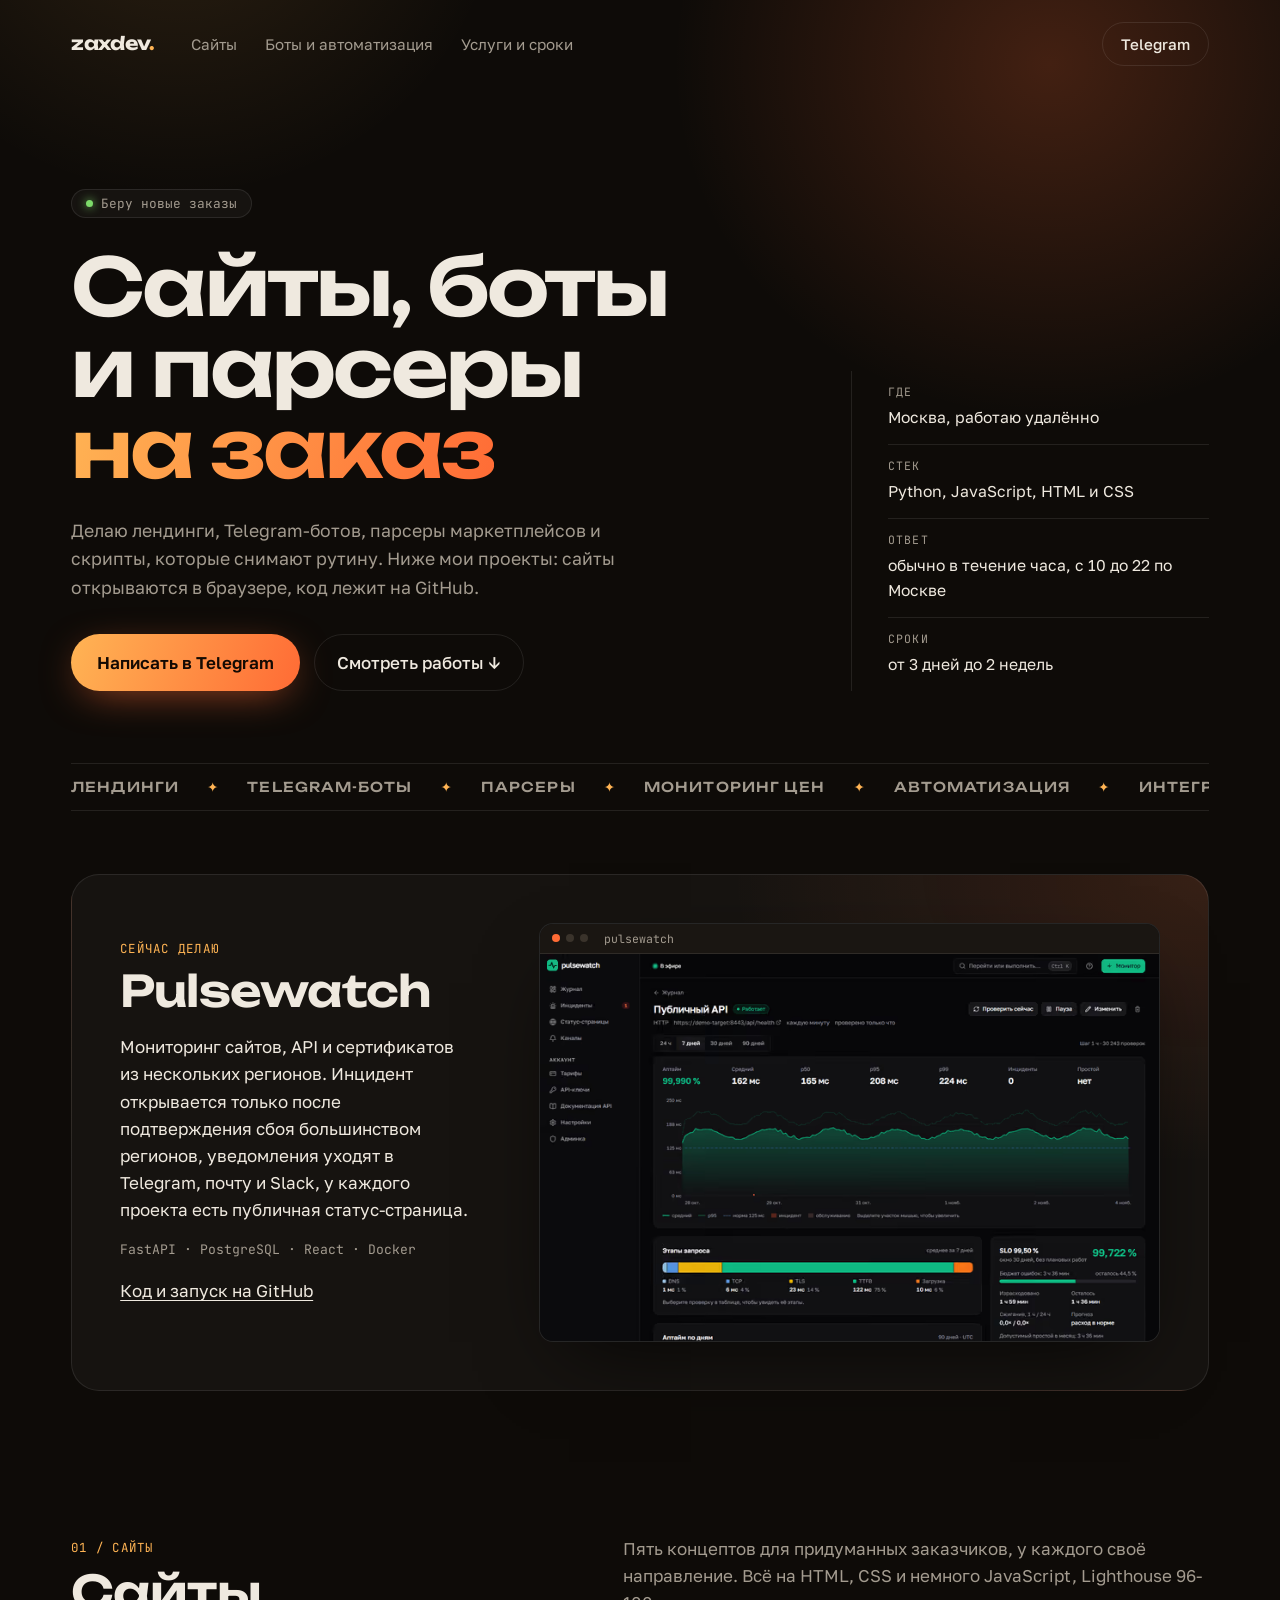
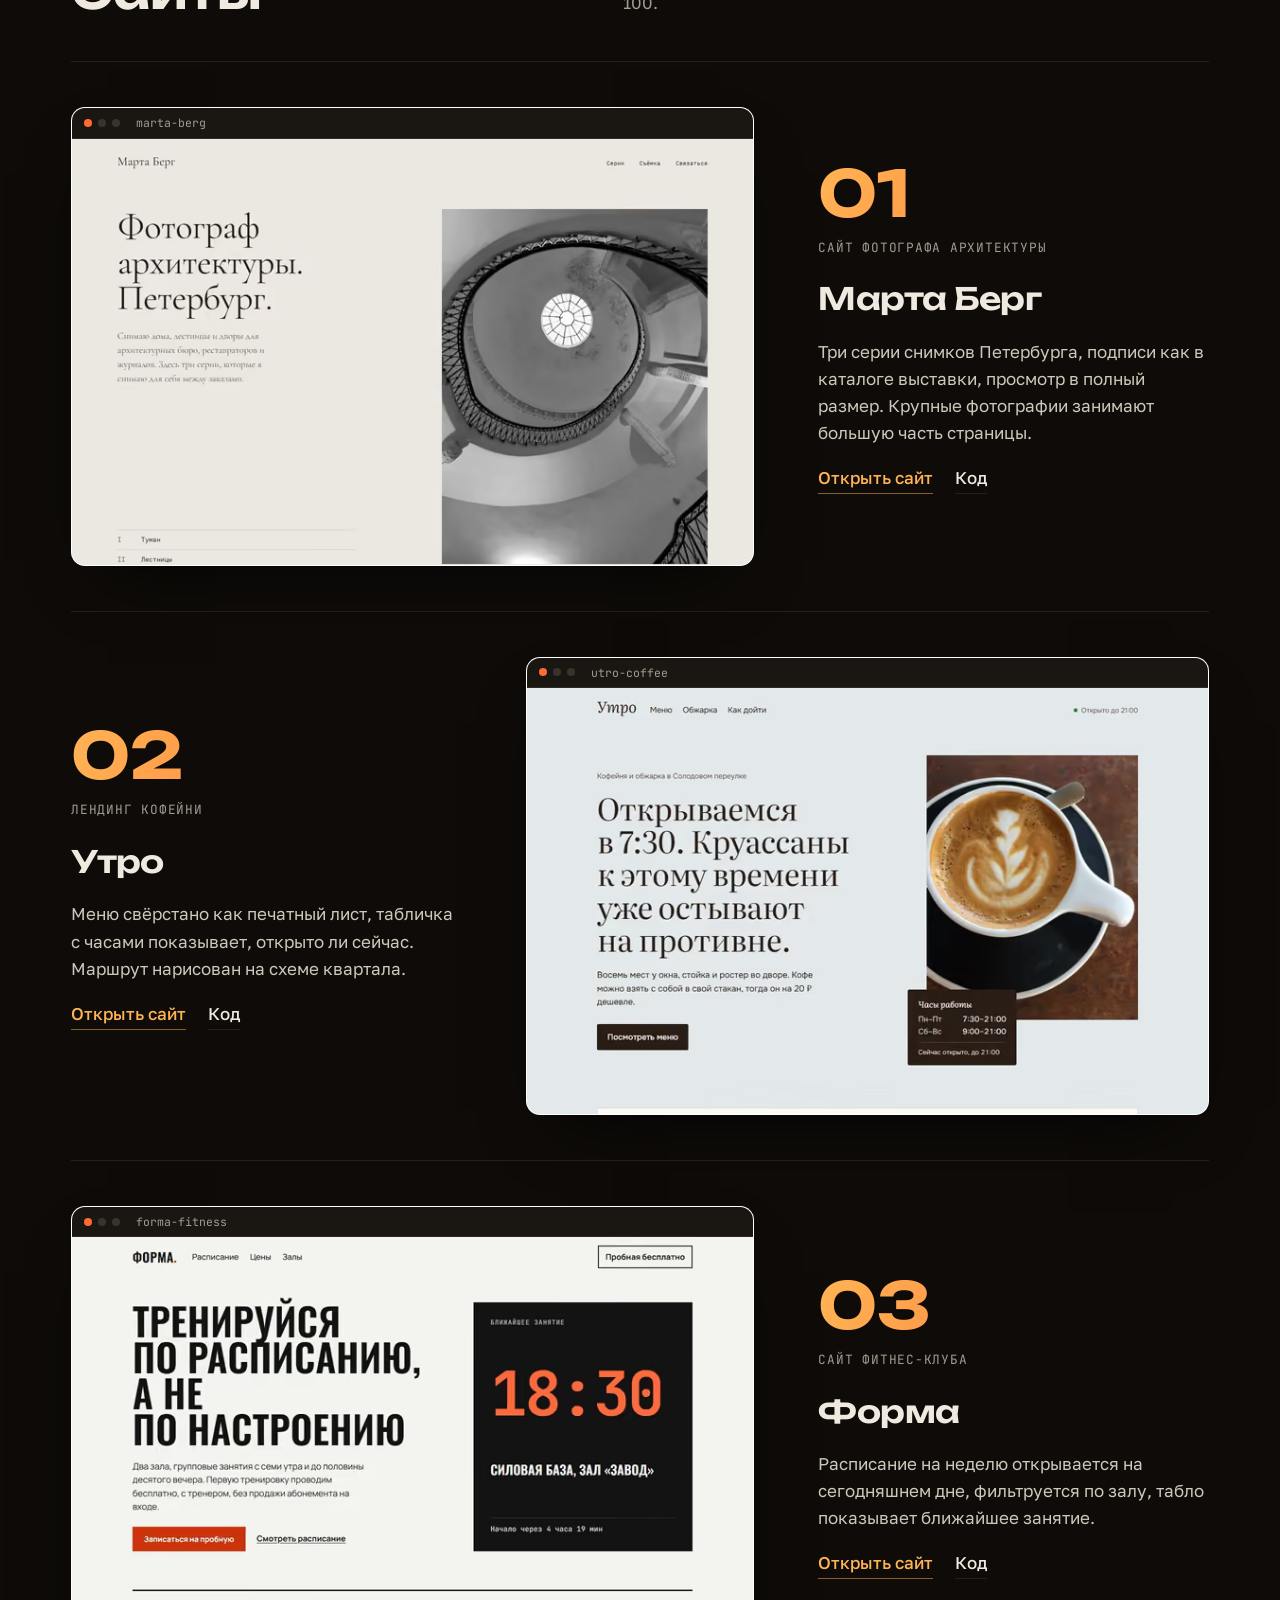
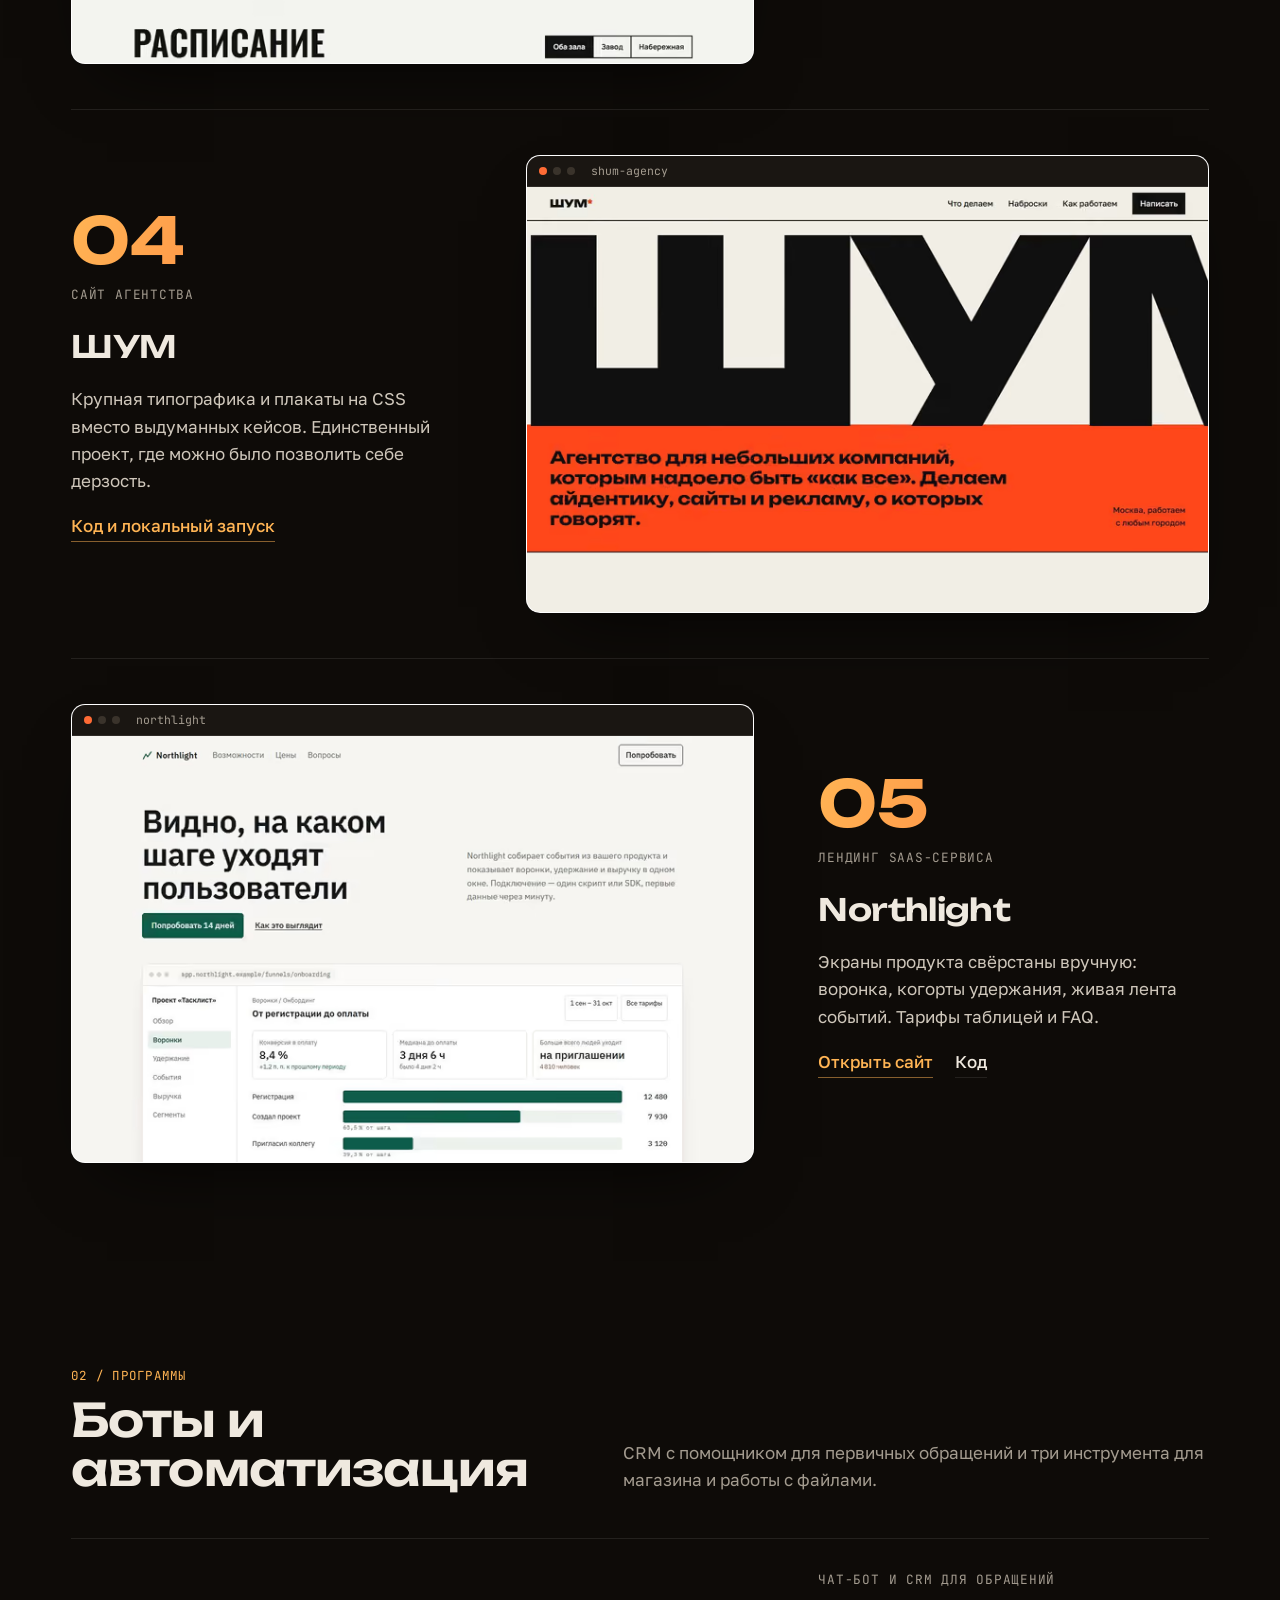
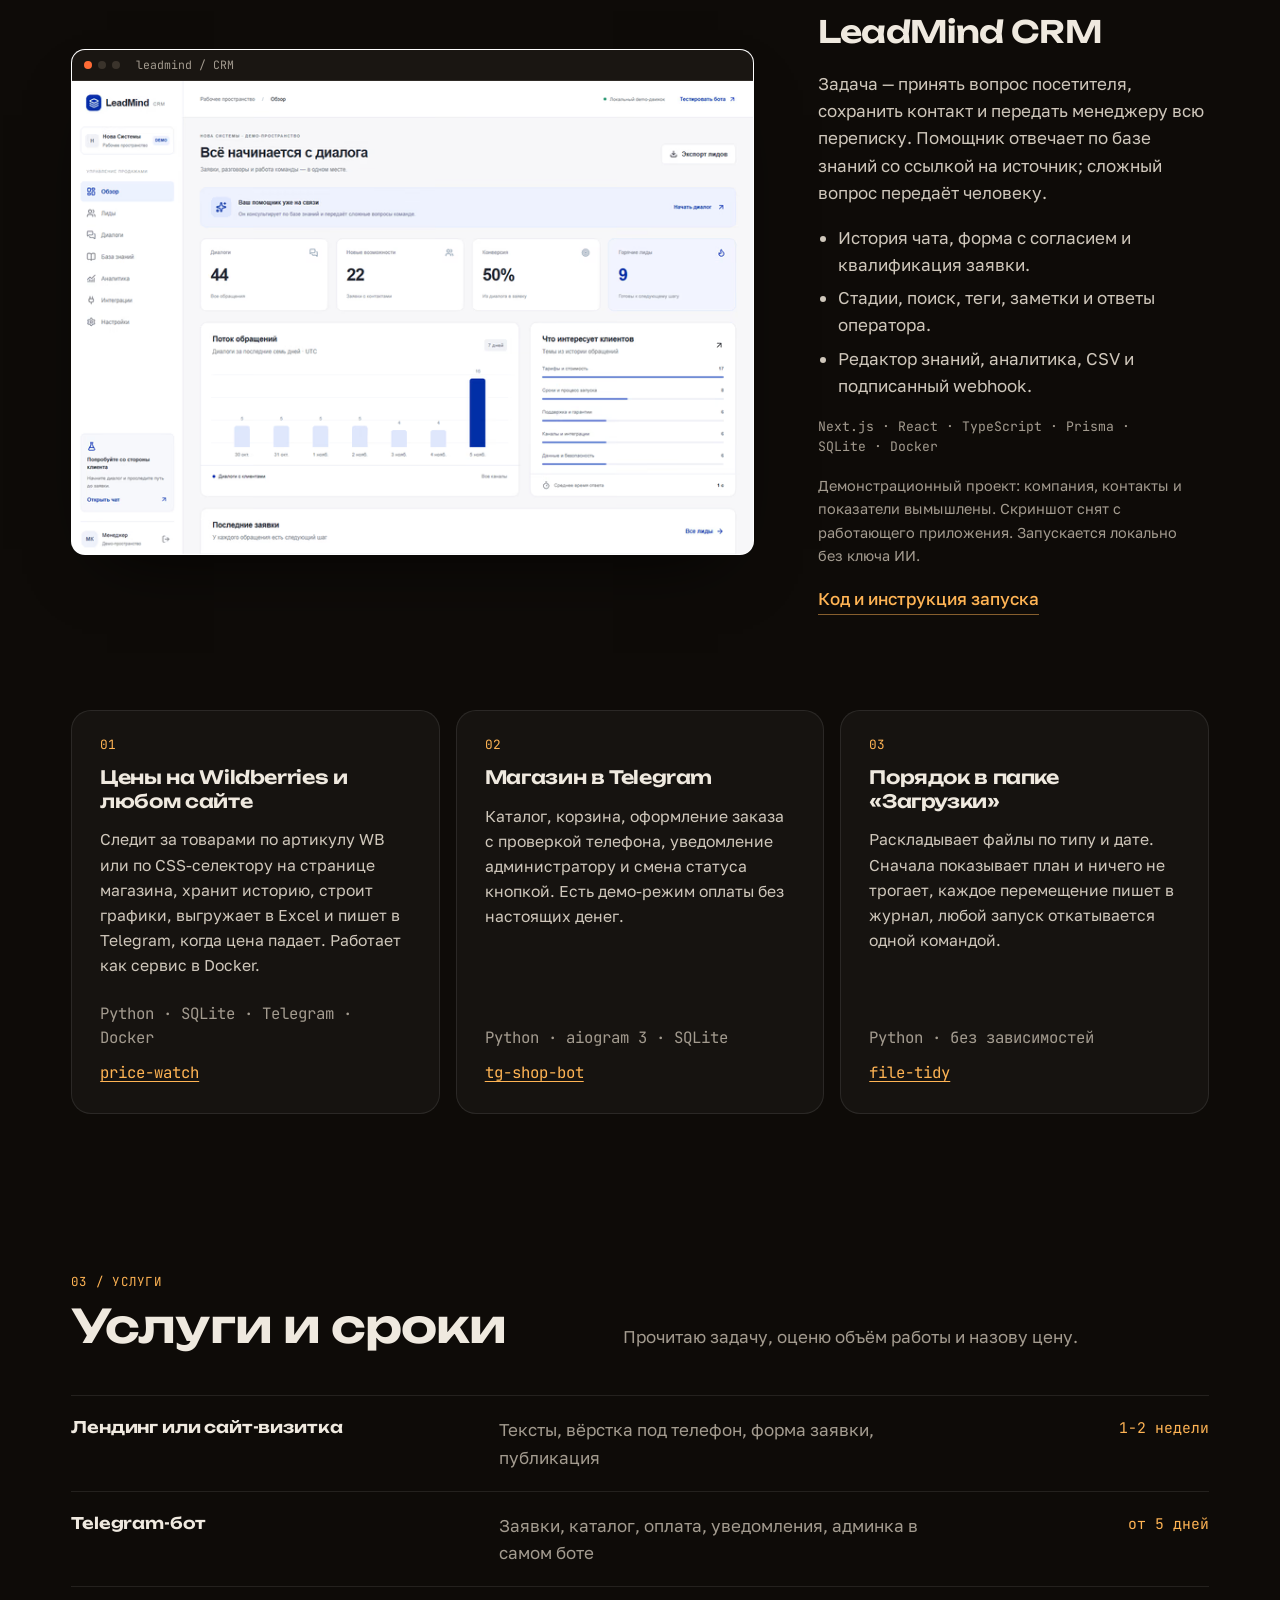
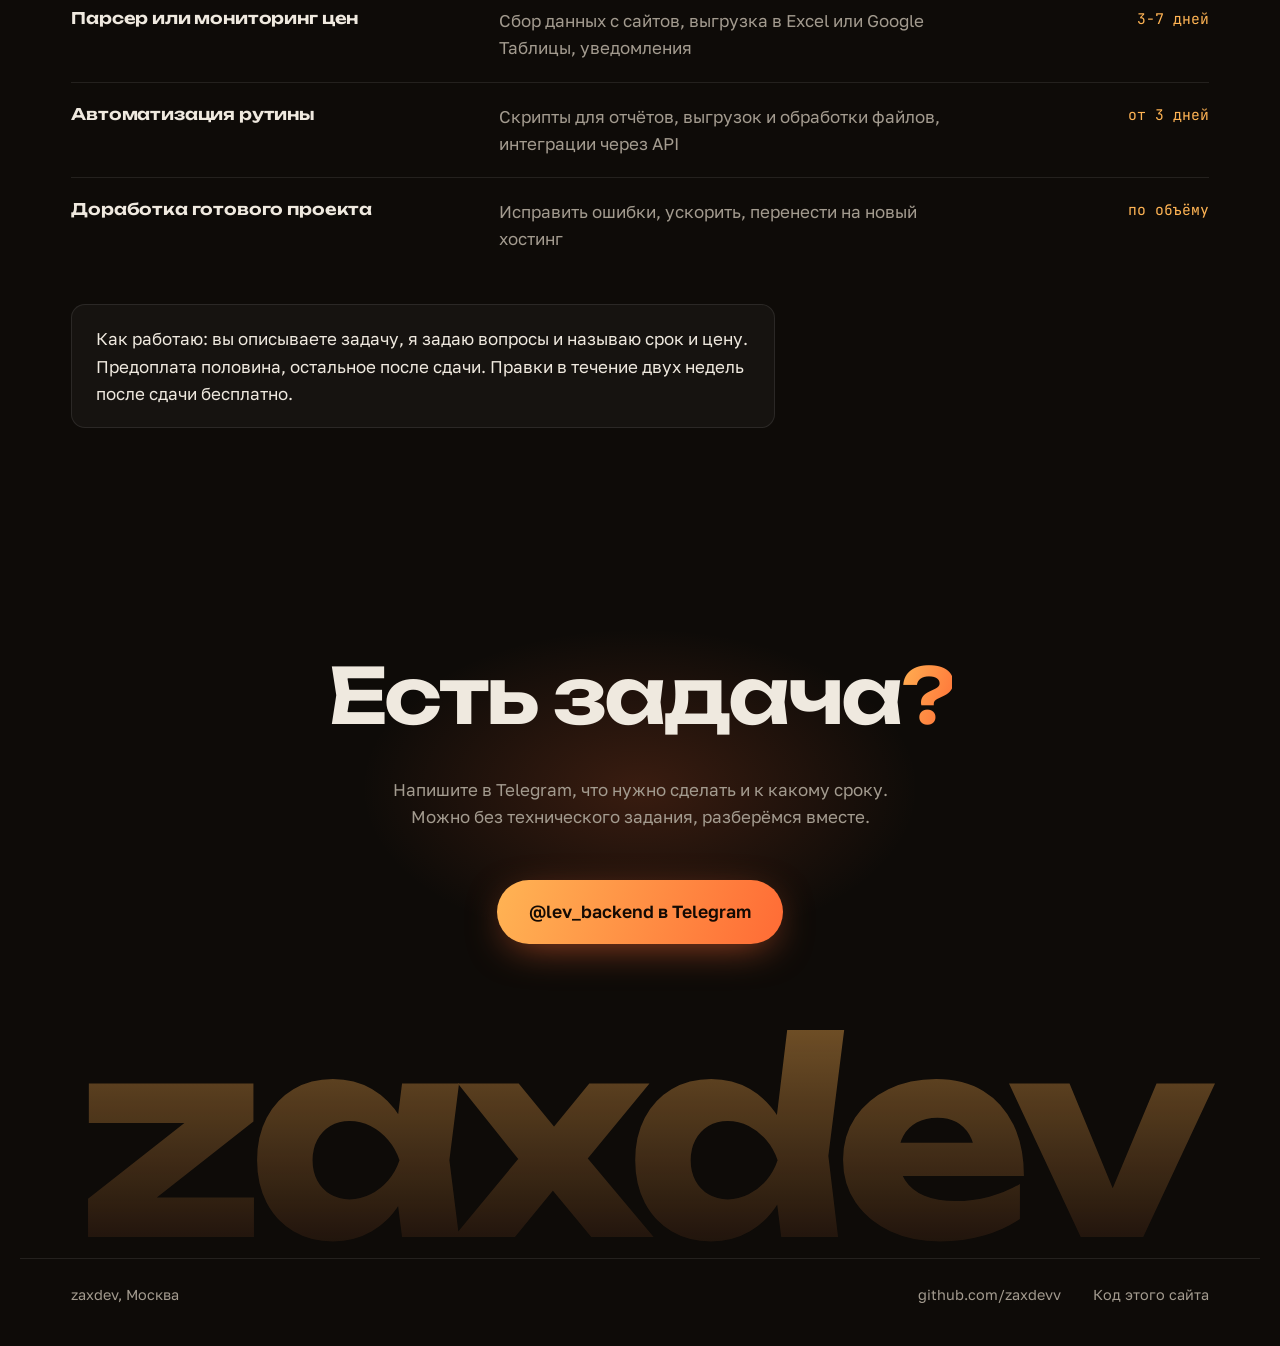
<file: index.html>
<!DOCTYPE html>
<html lang="ru">
<head>
  <meta charset="utf-8">
  <meta name="viewport" content="width=device-width, initial-scale=1">
  <title>zaxdev. Сайты, Telegram-боты и парсеры</title>
  <meta name="description" content="Делаю сайты, Telegram-ботов, парсеры цен и автоматизацию рутины. Работы с живыми демо и кодом на GitHub.">
  <link rel="canonical" href="https://zaxdevv.github.io/zaxdev-portfolio/">
  <meta property="og:type" content="website">
  <meta property="og:locale" content="ru_RU">
  <meta property="og:title" content="zaxdev. Сайты, боты и автоматизация">
  <meta property="og:description" content="Работы с живыми демо и кодом на GitHub.">
  <meta property="og:url" content="https://zaxdevv.github.io/zaxdev-portfolio/">
  <meta property="og:image" content="https://zaxdevv.github.io/zaxdev-portfolio/og.jpg">
  <meta property="og:image:width" content="1200">
  <meta property="og:image:height" content="630">
  <meta name="twitter:card" content="summary_large_image">
  <meta name="theme-color" content="#0e0b08">
  <link rel="icon" href="favicon.svg" type="image/svg+xml">
  <link rel="preload" href="fonts/unbounded-cyrillic.woff2" as="font" type="font/woff2" crossorigin>
  <link rel="preload" href="fonts/golos-text-normal-400-cyrillic.woff2" as="font" type="font/woff2" crossorigin>
  <link rel="stylesheet" href="css/fonts.css">
  <link rel="stylesheet" href="css/style.css">
</head>
<body>
  <a class="skip" href="#main">К содержанию</a>
  <header class="top">
    <a class="logo" href="./">zaxdev<span>.</span></a>
    <nav class="nav" aria-label="Разделы">
      <a href="#raboty">Сайты</a>
      <a href="#avtomatizaciya">Боты и автоматизация</a>
      <a href="#uslugi">Услуги и сроки</a>
    </nav>
    <a class="top__tg" href="https://t.me/lev_backend">Telegram</a>
  </header>

  <main id="main">
    <section class="hero" aria-labelledby="hero-title">
      <div>
        <p class="chip">Беру новые заказы</p>
        <h1 id="hero-title">Сайты, боты и&nbsp;парсеры <span class="grad">на&nbsp;заказ</span></h1>
        <p class="hero__lead">Делаю лендинги, Telegram-ботов, парсеры маркетплейсов и скрипты, которые снимают рутину. Ниже мои проекты: сайты открываются в браузере, код лежит на GitHub.</p>
        <p class="hero__actions">
          <a class="button" href="https://t.me/lev_backend">Написать в Telegram</a>
          <a class="ghost" href="#raboty">Смотреть работы ↓</a>
        </p>
      </div>
      <dl class="facts">
        <div><dt>Где</dt><dd>Москва, работаю удалённо</dd></div>
        <div><dt>Стек</dt><dd>Python, JavaScript, HTML и CSS</dd></div>
        <div><dt>Ответ</dt><dd>обычно в течение часа, с 10 до 22 по Москве</dd></div>
        <div><dt>Сроки</dt><dd>от 3 дней до 2 недель</dd></div>
      </dl>
    </section>

    <div class="marquee" aria-hidden="true">
      <div class="marquee__track">
        <span>Лендинги</span><span>Telegram-боты</span><span>Парсеры</span><span>Мониторинг цен</span><span>Автоматизация</span><span>Интеграции через API</span>
        <span>Лендинги</span><span>Telegram-боты</span><span>Парсеры</span><span>Мониторинг цен</span><span>Автоматизация</span><span>Интеграции через API</span>
      </div>
    </div>

    <section class="now" aria-labelledby="now-title">
      <div class="now__text">
        <p class="label">Сейчас делаю</p>
        <h2 id="now-title">Pulsewatch</h2>
        <p>Мониторинг сайтов, API и сертификатов из нескольких регионов. Инцидент открывается только после подтверждения сбоя большинством регионов, уведомления уходят в Telegram, почту и Slack, у каждого проекта есть публичная статус-страница.</p>
        <p class="now__stack">FastAPI · PostgreSQL · React · Docker</p>
        <p><a class="link" href="https://github.com/zaxdevv/pulsewatch">Код и запуск на GitHub</a></p>
      </div>
      <figure class="now__shot">
        <span class="work__bar" aria-hidden="true"><i></i><i></i><i></i><span>pulsewatch</span></span>
        <picture><source type="image/avif" srcset="img/pulsewatch-720.avif 720w, img/pulsewatch-1200.avif 1200w" sizes="(min-width: 1000px) 560px, 100vw"><img src="img/pulsewatch-720.webp" srcset="img/pulsewatch-720.webp 720w, img/pulsewatch-1200.webp 1200w" sizes="(min-width: 1000px) 560px, 100vw" width="1200" height="750" alt="Экран монитора в pulsewatch: аптайм 99,99 %, график отклика за неделю, этапы запроса и регионы" fetchpriority="high" decoding="async"></picture>
      </figure>
    </section>

    <section class="works" id="raboty" aria-labelledby="works-title">
      <div class="section-head">
        <div><p class="label">01 / сайты</p><h2 id="works-title">Сайты</h2></div>
        <p>Пять концептов для придуманных заказчиков, у каждого своё направление. Всё на HTML, CSS и немного JavaScript, Lighthouse 96-100.</p>
      </div>
      <article class="work">
        <a class="work__shot" href="https://zaxdevv.github.io/marta-berg/" tabindex="-1" aria-hidden="true">
          <span class="work__bar"><i></i><i></i><i></i><span>marta-berg</span></span>
          <picture><source type="image/avif" srcset="img/marta-berg-720.avif 720w, img/marta-berg-1200.avif 1200w" sizes="(min-width: 1000px) 560px, 100vw"><img src="img/marta-berg-720.webp" srcset="img/marta-berg-720.webp 720w, img/marta-berg-1200.webp 1200w" sizes="(min-width: 1000px) 560px, 100vw" width="1200" height="750" alt="Первый экран сайта фотографа: заголовок «Фотограф архитектуры. Петербург.» и вертикальный ч/б кадр лестницы" loading="lazy" decoding="async"></picture>
        </a>
        <div class="work__text">
          <p class="work__kind">Сайт фотографа архитектуры</p>
          <h3>Марта Берг</h3>
          <p>Три серии снимков Петербурга, подписи как в каталоге выставки, просмотр в полный размер. Крупные фотографии занимают большую часть страницы.</p>
          <p class="work__links"><a href="https://zaxdevv.github.io/marta-berg/">Открыть сайт</a><a href="https://github.com/zaxdevv/marta-berg">Код</a></p>
        </div>
      </article>
      <article class="work">
        <a class="work__shot" href="https://zaxdevv.github.io/utro-coffee/" tabindex="-1" aria-hidden="true">
          <span class="work__bar"><i></i><i></i><i></i><span>utro-coffee</span></span>
          <picture><source type="image/avif" srcset="img/utro-coffee-720.avif 720w, img/utro-coffee-1200.avif 1200w" sizes="(min-width: 1000px) 560px, 100vw"><img src="img/utro-coffee-720.webp" srcset="img/utro-coffee-720.webp 720w, img/utro-coffee-1200.webp 1200w" sizes="(min-width: 1000px) 560px, 100vw" width="1200" height="750" alt="Первый экран сайта кофейни: заголовок про 7:30 и фото капучино сверху" loading="lazy" decoding="async"></picture>
        </a>
        <div class="work__text">
          <p class="work__kind">Лендинг кофейни</p>
          <h3>Утро</h3>
          <p>Меню свёрстано как печатный лист, табличка с часами показывает, открыто ли сейчас. Маршрут нарисован на схеме квартала.</p>
          <p class="work__links"><a href="https://zaxdevv.github.io/utro-coffee/">Открыть сайт</a><a href="https://github.com/zaxdevv/utro-coffee">Код</a></p>
        </div>
      </article>
      <article class="work">
        <a class="work__shot" href="https://zaxdevv.github.io/forma-fitness/" tabindex="-1" aria-hidden="true">
          <span class="work__bar"><i></i><i></i><i></i><span>forma-fitness</span></span>
          <picture><source type="image/avif" srcset="img/forma-fitness-720.avif 720w, img/forma-fitness-1200.avif 1200w" sizes="(min-width: 1000px) 560px, 100vw"><img src="img/forma-fitness-720.webp" srcset="img/forma-fitness-720.webp 720w, img/forma-fitness-1200.webp 1200w" sizes="(min-width: 1000px) 560px, 100vw" width="1200" height="750" alt="Первый экран сайта фитнес-клуба: заголовок и чёрное табло с ближайшим занятием" loading="lazy" decoding="async"></picture>
        </a>
        <div class="work__text">
          <p class="work__kind">Сайт фитнес-клуба</p>
          <h3>Форма</h3>
          <p>Расписание на неделю открывается на сегодняшнем дне, фильтруется по залу, табло показывает ближайшее занятие.</p>
          <p class="work__links"><a href="https://zaxdevv.github.io/forma-fitness/">Открыть сайт</a><a href="https://github.com/zaxdevv/forma-fitness">Код</a></p>
        </div>
      </article>
      <article class="work">
        <a class="work__shot" href="https://github.com/zaxdevv/shum-agency" tabindex="-1" aria-hidden="true">
          <span class="work__bar"><i></i><i></i><i></i><span>shum-agency</span></span>
          <picture><source type="image/avif" srcset="img/shum-agency-720.avif 720w, img/shum-agency-1200.avif 1200w" sizes="(min-width: 1000px) 560px, 100vw"><img src="img/shum-agency-720.webp" srcset="img/shum-agency-720.webp 720w, img/shum-agency-1200.webp 1200w" sizes="(min-width: 1000px) 560px, 100vw" width="1200" height="750" alt="Первый экран сайта агентства: огромное слово ШУМ и оранжевая плашка с описанием" loading="lazy" decoding="async"></picture>
        </a>
        <div class="work__text">
          <p class="work__kind">Сайт агентства</p>
          <h3>ШУМ</h3>
          <p>Крупная типографика и плакаты на CSS вместо выдуманных кейсов. Единственный проект, где можно было позволить себе дерзость.</p>
          <p class="work__links"><a href="https://github.com/zaxdevv/shum-agency">Код и локальный запуск</a></p>
        </div>
      </article>
      <article class="work">
        <a class="work__shot" href="https://zaxdevv.github.io/northlight/" tabindex="-1" aria-hidden="true">
          <span class="work__bar"><i></i><i></i><i></i><span>northlight</span></span>
          <picture><source type="image/avif" srcset="img/northlight-720.avif 720w, img/northlight-1200.avif 1200w" sizes="(min-width: 1000px) 560px, 100vw"><img src="img/northlight-720.webp" srcset="img/northlight-720.webp 720w, img/northlight-1200.webp 1200w" sizes="(min-width: 1000px) 560px, 100vw" width="1200" height="750" alt="Первый экран лендинга аналитики: заголовок и окно приложения с воронкой" loading="lazy" decoding="async"></picture>
        </a>
        <div class="work__text">
          <p class="work__kind">Лендинг SaaS-сервиса</p>
          <h3>Northlight</h3>
          <p>Экраны продукта свёрстаны вручную: воронка, когорты удержания, живая лента событий. Тарифы таблицей и FAQ.</p>
          <p class="work__links"><a href="https://zaxdevv.github.io/northlight/">Открыть сайт</a><a href="https://github.com/zaxdevv/northlight">Код</a></p>
        </div>
      </article>
    </section>

    <section class="auto" id="avtomatizaciya" aria-labelledby="auto-title">
      <div class="section-head">
        <div><p class="label">02 / программы</p><h2 id="auto-title">Боты и автоматизация</h2></div>
        <p>CRM с помощником для первичных обращений и три инструмента для магазина и работы с файлами.</p>
      </div>
      <article class="work leadmind-case" id="leadmind" aria-labelledby="leadmind-title">
        <figure class="work__shot">
          <span class="work__bar" aria-hidden="true"><i></i><i></i><i></i><span>leadmind / CRM</span></span>
          <picture><source type="image/avif" srcset="img/leadmind-720.avif 720w, img/leadmind-1200.avif 1200w" sizes="(min-width: 1000px) 650px, 100vw"><img src="img/leadmind-720.webp" srcset="img/leadmind-720.webp 720w, img/leadmind-1200.webp 1200w" sizes="(min-width: 1000px) 650px, 100vw" width="1200" height="833" alt="Настоящий экран LeadMind: диалоги, заявки, график обращений и темы вопросов на демонстрационных данных" loading="lazy" decoding="async"></picture>
        </figure>
        <div class="work__text">
          <p class="work__kind">Чат-бот и CRM для обращений</p>
          <h3 id="leadmind-title">LeadMind CRM</h3>
          <p>Задача — принять вопрос посетителя, сохранить контакт и передать менеджеру всю переписку. Помощник отвечает по базе знаний со ссылкой на источник; сложный вопрос передаёт человеку.</p>
          <ul class="leadmind-case__features">
            <li>История чата, форма с согласием и квалификация заявки.</li>
            <li>Стадии, поиск, теги, заметки и ответы оператора.</li>
            <li>Редактор знаний, аналитика, CSV и подписанный webhook.</li>
          </ul>
          <p class="now__stack">Next.js · React · TypeScript · Prisma · SQLite · Docker</p>
          <p class="leadmind-case__note">Демонстрационный проект: компания, контакты и показатели вымышлены. Скриншот снят с работающего приложения. Запускается локально без ключа ИИ.</p>
          <p class="work__links"><a href="https://github.com/zaxdevv/leadmind-crm">Код и инструкция запуска</a></p>
        </div>
      </article>
      <ol class="auto__list">
        <li>
          <h3>Цены на Wildberries и любом сайте</h3>
          <p>Следит за товарами по артикулу WB или по CSS-селектору на странице магазина, хранит историю, строит графики, выгружает в Excel и пишет в Telegram, когда цена падает. Работает как сервис в Docker.</p>
          <p class="auto__meta"><span>Python · SQLite · Telegram · Docker</span><a href="https://github.com/zaxdevv/price-watch">price-watch</a></p>
        </li>
        <li>
          <h3>Магазин в Telegram</h3>
          <p>Каталог, корзина, оформление заказа с проверкой телефона, уведомление администратору и смена статуса кнопкой. Есть демо-режим оплаты без настоящих денег.</p>
          <p class="auto__meta"><span>Python · aiogram 3 · SQLite</span><a href="https://github.com/zaxdevv/tg-shop-bot">tg-shop-bot</a></p>
        </li>
        <li>
          <h3>Порядок в папке «Загрузки»</h3>
          <p>Раскладывает файлы по типу и дате. Сначала показывает план и ничего не трогает, каждое перемещение пишет в журнал, любой запуск откатывается одной командой.</p>
          <p class="auto__meta"><span>Python · без зависимостей</span><a href="https://github.com/zaxdevv/file-tidy">file-tidy</a></p>
        </li>
      </ol>
    </section>

    <section class="services" id="uslugi" aria-labelledby="services-title">
      <div class="section-head">
        <div><p class="label">03 / услуги</p><h2 id="services-title">Услуги и сроки</h2></div>
        <p>Прочитаю задачу, оценю объём работы и назову цену.</p>
      </div>
      <dl class="services__list">
        <div><dt>Лендинг или сайт-визитка</dt><dd>Тексты, вёрстка под телефон, форма заявки, публикация</dd><dd class="services__time">1-2 недели</dd></div>
        <div><dt>Telegram-бот</dt><dd>Заявки, каталог, оплата, уведомления, админка в самом боте</dd><dd class="services__time">от 5 дней</dd></div>
        <div><dt>Парсер или мониторинг цен</dt><dd>Сбор данных с сайтов, выгрузка в Excel или Google Таблицы, уведомления</dd><dd class="services__time">3-7 дней</dd></div>
        <div><dt>Автоматизация рутины</dt><dd>Скрипты для отчётов, выгрузок и обработки файлов, интеграции через API</dd><dd class="services__time">от 3 дней</dd></div>
        <div><dt>Доработка готового проекта</dt><dd>Исправить ошибки, ускорить, перенести на новый хостинг</dd><dd class="services__time">по объёму</dd></div>
      </dl>
      <p class="services__how">Как работаю: вы описываете задачу, я задаю вопросы и называю срок и цену. Предоплата половина, остальное после сдачи. Правки в течение двух недель после сдачи бесплатно.</p>
    </section>

    <section class="contact" aria-labelledby="contact-title">
      <h2 id="contact-title">Есть задача<span class="grad">?</span></h2>
      <p>Напишите в Telegram, что нужно сделать и к какому сроку. Можно без технического задания, разберёмся вместе.</p>
      <p><a class="button" href="https://t.me/lev_backend">@lev_backend в Telegram</a></p>
    </section>
  </main>

  <p class="wordmark" aria-hidden="true">zaxdev</p>
  <footer class="foot">
    <p>zaxdev, Москва</p>
    <p><a href="https://github.com/zaxdevv">github.com/zaxdevv</a></p>
    <p><a href="https://github.com/zaxdevv/zaxdev-portfolio">Код этого сайта</a></p>
  </footer>
</body>
</html>
</file>
<file: css/fonts.css>
/* cyrillic */
@font-face {
  font-family: 'Golos Text';
  font-style: normal;
  font-weight: 400;
  font-display: swap;
  src: url(../fonts/golos-text-normal-400-cyrillic.woff2) format('woff2');
  unicode-range: U+0301, U+0400-045F, U+0490-0491, U+04B0-04B1, U+2116;
}
/* latin */
@font-face {
  font-family: 'Golos Text';
  font-style: normal;
  font-weight: 400;
  font-display: swap;
  src: url(../fonts/golos-text-normal-400-latin.woff2) format('woff2');
  unicode-range: U+0000-00FF, U+0131, U+0152-0153, U+02BB-02BC, U+02C6, U+02DA, U+02DC, U+0304, U+0308, U+0329, U+2000-206F, U+20AC, U+2122, U+2191, U+2193, U+2212, U+2215, U+FEFF, U+FFFD;
}
/* cyrillic */
@font-face {
  font-family: 'Golos Text';
  font-style: normal;
  font-weight: 500;
  font-display: swap;
  src: url(../fonts/golos-text-normal-400-cyrillic.woff2) format('woff2');
  unicode-range: U+0301, U+0400-045F, U+0490-0491, U+04B0-04B1, U+2116;
}
/* latin */
@font-face {
  font-family: 'Golos Text';
  font-style: normal;
  font-weight: 500;
  font-display: swap;
  src: url(../fonts/golos-text-normal-400-latin.woff2) format('woff2');
  unicode-range: U+0000-00FF, U+0131, U+0152-0153, U+02BB-02BC, U+02C6, U+02DA, U+02DC, U+0304, U+0308, U+0329, U+2000-206F, U+20AC, U+2122, U+2191, U+2193, U+2212, U+2215, U+FEFF, U+FFFD;
}
/* cyrillic */
@font-face {
  font-family: 'Golos Text';
  font-style: normal;
  font-weight: 600;
  font-display: swap;
  src: url(../fonts/golos-text-normal-400-cyrillic.woff2) format('woff2');
  unicode-range: U+0301, U+0400-045F, U+0490-0491, U+04B0-04B1, U+2116;
}
/* latin */
@font-face {
  font-family: 'Golos Text';
  font-style: normal;
  font-weight: 600;
  font-display: swap;
  src: url(../fonts/golos-text-normal-400-latin.woff2) format('woff2');
  unicode-range: U+0000-00FF, U+0131, U+0152-0153, U+02BB-02BC, U+02C6, U+02DA, U+02DC, U+0304, U+0308, U+0329, U+2000-206F, U+20AC, U+2122, U+2191, U+2193, U+2212, U+2215, U+FEFF, U+FFFD;
}
/* cyrillic */
@font-face {
  font-family: 'JetBrains Mono';
  font-style: normal;
  font-weight: 400;
  font-display: swap;
  src: url(../fonts/jetbrains-mono-normal-400-cyrillic.woff2) format('woff2');
  unicode-range: U+0301, U+0400-045F, U+0490-0491, U+04B0-04B1, U+2116;
}
/* latin */
@font-face {
  font-family: 'JetBrains Mono';
  font-style: normal;
  font-weight: 400;
  font-display: swap;
  src: url(../fonts/jetbrains-mono-normal-400-latin.woff2) format('woff2');
  unicode-range: U+0000-00FF, U+0131, U+0152-0153, U+02BB-02BC, U+02C6, U+02DA, U+02DC, U+0304, U+0308, U+0329, U+2000-206F, U+20AC, U+2122, U+2191, U+2193, U+2212, U+2215, U+FEFF, U+FFFD;
}
/* cyrillic */
@font-face {
  font-family: 'JetBrains Mono';
  font-style: normal;
  font-weight: 500;
  font-display: swap;
  src: url(../fonts/jetbrains-mono-normal-400-cyrillic.woff2) format('woff2');
  unicode-range: U+0301, U+0400-045F, U+0490-0491, U+04B0-04B1, U+2116;
}
/* latin */
@font-face {
  font-family: 'JetBrains Mono';
  font-style: normal;
  font-weight: 500;
  font-display: swap;
  src: url(../fonts/jetbrains-mono-normal-400-latin.woff2) format('woff2');
  unicode-range: U+0000-00FF, U+0131, U+0152-0153, U+02BB-02BC, U+02C6, U+02DA, U+02DC, U+0304, U+0308, U+0329, U+2000-206F, U+20AC, U+2122, U+2191, U+2193, U+2212, U+2215, U+FEFF, U+FFFD;
}
/* cyrillic */
@font-face {
  font-family: 'Unbounded';
  font-style: normal;
  font-weight: 500 700;
  font-display: swap;
  src: url(../fonts/unbounded-cyrillic.woff2) format('woff2');
  unicode-range: U+0301, U+0400-045F, U+0490-0491, U+04B0-04B1, U+2116;
}
/* latin */
@font-face {
  font-family: 'Unbounded';
  font-style: normal;
  font-weight: 500 700;
  font-display: swap;
  src: url(../fonts/unbounded-latin.woff2) format('woff2');
  unicode-range: U+0000-00FF, U+0131, U+0152-0153, U+02BB-02BC, U+02C6, U+02DA, U+02DC, U+0304, U+0308, U+0329, U+2000-206F, U+20AC, U+2122, U+2191, U+2193, U+2212, U+2215, U+FEFF, U+FFFD;
}
</file>
<file: css/style.css>
:root {
  --bg: #0e0b08;
  --surface: rgba(255, 255, 255, 0.035);
  --line: rgba(255, 255, 255, 0.09);
  --text: #efe9df;
  --muted: #a39b8f;
  --accent: #ffb454;
  --accent-2: #ff6b35;
  --grad: linear-gradient(110deg, var(--accent), var(--accent-2));
  --display: "Unbounded", "Golos Text", system-ui, sans-serif;
  --sans: "Golos Text", system-ui, sans-serif;
  --mono: "JetBrains Mono", ui-monospace, monospace;
  --pad: clamp(16px, 4vw, 56px);
  --max: 1240px;
  --radius: 20px;
}

*, *::before, *::after { box-sizing: border-box; }
html { overflow-x: clip; scroll-behavior: smooth; }
body {
  margin: 0;
  background: var(--bg);
  color: var(--text);
  font: 400 1.0625rem/1.6 var(--sans);
  position: relative;
  overflow-x: clip;
}
body::before {
  content: "";
  position: absolute;
  inset: -200px 0 auto;
  height: 1100px;
  background:
    radial-gradient(42% 46% at 82% 24%, rgba(255, 107, 53, 0.22), transparent 70%),
    radial-gradient(36% 40% at 14% 8%, rgba(255, 180, 84, 0.12), transparent 70%);
  pointer-events: none;
  z-index: -1;
}
img { display: block; width: 100%; height: auto; }
a { color: inherit; text-underline-offset: 0.2em; }
:focus-visible { outline: 2px solid var(--accent); outline-offset: 3px; border-radius: 4px; }
::selection { background: var(--accent-2); color: #140a03; }
h1, h2, h3 { margin: 0; font-family: var(--display); font-weight: 600; letter-spacing: -0.02em; }
.grad { background: var(--grad); -webkit-background-clip: text; background-clip: text; color: transparent; }
.skip { position: absolute; top: -80px; left: 12px; background: var(--accent); color: #140a03; padding: 8px 12px; z-index: 10; }
.skip:focus { top: 12px; }
section[id] { scroll-margin-top: 16px; }

.top { max-width: var(--max); margin: 0 auto; padding: 22px var(--pad); display: flex; align-items: center; gap: 36px; }
.logo { font: 700 1.15rem/1 var(--display); text-decoration: none; letter-spacing: -0.02em; }
.logo span { color: var(--accent); }
.nav { display: flex; gap: 28px; font-size: 0.95rem; }
.nav a { text-decoration: none; color: var(--muted); padding: 6px 0; transition: color 0.2s; }
.nav a:hover { color: var(--text); }
.top__tg {
  margin-left: auto; font-weight: 500; font-size: 0.95rem; text-decoration: none;
  border: 1px solid var(--line); border-radius: 999px; padding: 9px 18px; transition: border-color 0.2s, background 0.2s;
}
.top__tg:hover { border-color: var(--accent); background: rgba(255, 180, 84, 0.08); }

main { max-width: var(--max); margin: 0 auto; padding: 0 var(--pad); }

.hero {
  display: grid;
  grid-template-columns: minmax(0, 8fr) minmax(0, 4fr);
  gap: 40px clamp(32px, 5vw, 80px);
  align-items: end;
  padding: clamp(48px, 11vh, 128px) 0 clamp(48px, 8vh, 88px);
}
.chip {
  display: inline-flex; align-items: center; gap: 8px; margin: 0 0 28px;
  padding: 6px 14px; border: 1px solid var(--line); border-radius: 999px;
  font: 400 0.8rem/1.2 var(--mono); color: var(--muted); background: var(--surface);
}
.chip::before { content: ""; width: 7px; height: 7px; border-radius: 50%; background: #7ddb6a; box-shadow: 0 0 10px #7ddb6a; }
.hero h1 { font-size: clamp(2.3rem, 6.2vw, 5.4rem); line-height: 1.02; letter-spacing: -0.035em; }
.hero__lead { margin: 28px 0 32px; max-width: 54ch; color: var(--muted); font-size: 1.1rem; }
.hero__actions { display: flex; gap: 14px; align-items: center; flex-wrap: wrap; margin: 0; }
.button {
  display: inline-block; background: var(--grad); color: #140a03; text-decoration: none; font-weight: 600;
  padding: 15px 26px; border-radius: 999px; box-shadow: 0 10px 40px -12px rgba(255, 107, 53, 0.7);
  transition: transform 0.2s ease, box-shadow 0.2s ease;
}
.button:hover { transform: translateY(-2px); box-shadow: 0 16px 48px -12px rgba(255, 107, 53, 0.85); }
.ghost { display: inline-block; padding: 14px 22px; border: 1px solid var(--line); border-radius: 999px; text-decoration: none; font-weight: 500; transition: border-color 0.2s; }
.ghost:hover { border-color: var(--muted); }
.facts { margin: 0; border-left: 1px solid var(--line); padding-left: clamp(20px, 3vw, 36px); }
.facts div { padding: 14px 0; }
.facts div + div { border-top: 1px solid var(--line); }
.facts dt { font: 400 0.72rem/1.2 var(--mono); text-transform: uppercase; letter-spacing: 0.1em; color: var(--muted); margin-bottom: 6px; }
.facts dd { margin: 0; font-size: 0.98rem; }

.marquee { border-block: 1px solid var(--line); overflow: hidden; padding: 16px 0; margin-bottom: clamp(24px, 5vh, 48px); }
.marquee__track { display: flex; width: max-content; animation: marquee 32s linear infinite; }
.marquee__track span { font: 500 0.85rem/1 var(--display); text-transform: uppercase; letter-spacing: 0.08em; color: var(--muted); white-space: nowrap; padding-right: 28px; }
.marquee__track span::after { content: "✦"; color: var(--accent); margin-left: 28px; }
@keyframes marquee { to { transform: translateX(-50%); } }

.label { margin: 0 0 14px; font: 400 0.78rem/1 var(--mono); text-transform: uppercase; letter-spacing: 0.1em; color: var(--accent); }

.now {
  display: grid;
  grid-template-columns: minmax(0, 4fr) minmax(0, 7fr);
  gap: 32px clamp(32px, 5vw, 64px);
  align-items: center;
  margin: clamp(40px, 7vh, 80px) 0;
  padding: clamp(24px, 4vw, 48px);
  border: 1px solid var(--line);
  border-radius: calc(var(--radius) + 8px);
  background:
    radial-gradient(60% 80% at 100% 0%, rgba(255, 107, 53, 0.14), transparent 70%),
    var(--surface);
}
.now h2 { font-size: clamp(1.9rem, 3.4vw, 2.8rem); line-height: 1.05; margin-bottom: 18px; }
.now__text p { max-width: 44ch; }
.now__stack { font: 400 0.82rem/1.5 var(--mono); color: var(--muted); }
.now__shot { margin: 0; border: 1px solid var(--line); border-radius: 14px; overflow: hidden; background: #111; box-shadow: 0 30px 80px -30px rgba(0, 0, 0, 0.8); }

.section-head { display: grid; grid-template-columns: minmax(0, 5fr) minmax(0, 6fr); gap: 16px clamp(32px, 5vw, 72px); align-items: end; margin-bottom: clamp(32px, 5vh, 56px); }
.section-head h2 { font-size: clamp(1.9rem, 3.6vw, 3rem); line-height: 1.05; }
.section-head > p { margin: 0; color: var(--muted); max-width: 56ch; }

.works, .auto, .services { padding: clamp(56px, 9vh, 104px) 0; }
.works { counter-reset: work; }
.work {
  counter-increment: work;
  display: grid;
  grid-template-columns: minmax(0, 7fr) minmax(0, 4fr);
  gap: 24px clamp(32px, 5vw, 72px);
  align-items: center;
  padding: clamp(32px, 5vh, 56px) 0;
  border-top: 1px solid var(--line);
}
.work:nth-of-type(even) { grid-template-columns: minmax(0, 4fr) minmax(0, 7fr); }
.work:nth-of-type(even) .work__shot { order: 2; }
.work__shot {
  display: block; border: 1px solid var(--line); border-radius: 14px; overflow: hidden; background: #fff;
  text-decoration: none; transition: transform 0.3s ease, box-shadow 0.3s ease;
  box-shadow: 0 30px 70px -36px rgba(0, 0, 0, 0.9);
}
.work__shot:hover { transform: translateY(-4px) rotate(-0.3deg); box-shadow: 0 30px 80px -30px rgba(255, 107, 53, 0.45); }
.work__bar { display: flex; align-items: center; gap: 6px; padding: 9px 12px; background: #1a1612; border-bottom: 1px solid var(--line); font: 400 0.72rem/1 var(--mono); color: var(--muted); }
.work__bar i { width: 8px; height: 8px; border-radius: 50%; background: #3a332b; }
.work__bar i:first-child { background: var(--accent-2); }
.work__bar span { margin-left: 10px; }
.work__text::before {
  content: counter(work, decimal-leading-zero);
  display: block; margin-bottom: 14px;
  font: 700 clamp(2.6rem, 5vw, 4rem)/1 var(--display);
  background: var(--grad); -webkit-background-clip: text; background-clip: text; color: transparent;
}
.work__kind { margin: 0 0 6px; font: 400 0.8rem/1.4 var(--mono); color: var(--muted); text-transform: uppercase; letter-spacing: 0.06em; }
.work h3 { font-size: clamp(1.5rem, 2.4vw, 2rem); margin-bottom: 14px; }
.work__text p { margin: 0 0 18px; max-width: 42ch; }
.work__text p:not([class]) { color: #cfc7bb; }
.work__links { display: flex; gap: 22px; font-weight: 500; }
.work__links a { text-decoration: none; border-bottom: 1px solid var(--line); padding-bottom: 2px; transition: border-color 0.2s, color 0.2s; }
.work__links a:first-child { color: var(--accent); border-color: rgba(255, 180, 84, 0.5); }
.work__links a:hover { border-color: currentColor; }

.auto__list { list-style: none; margin: 0; padding: 0; display: grid; grid-template-columns: repeat(3, minmax(0, 1fr)); gap: 16px; counter-reset: task; }
.auto__list li {
  counter-increment: task;
  display: flex; flex-direction: column; gap: 14px;
  padding: 28px; border: 1px solid var(--line); border-radius: var(--radius); background: var(--surface);
  transition: border-color 0.25s, transform 0.25s;
}
.auto__list li:hover { border-color: rgba(255, 180, 84, 0.4); transform: translateY(-3px); }
.auto__list li::before { content: counter(task, decimal-leading-zero); font: 400 0.8rem/1 var(--mono); color: var(--accent); }
.leadmind-case { padding-top: 32px; margin-bottom: 32px; }
.leadmind-case .work__shot { margin: 0; }
.leadmind-case .work__text::before { display: none; }
.leadmind-case__features { padding-left: 20px; margin: 0 0 18px; color: #cfc7bb; }
.leadmind-case__features li + li { margin-top: 6px; }
.leadmind-case__note { color: var(--muted); font-size: 0.9rem; }
.auto__list h3 { font-size: 1.15rem; line-height: 1.3; }
.auto__list p { margin: 0; color: #cfc7bb; font-size: 0.98rem; }
.auto__meta { margin-top: auto !important; padding-top: 10px; display: flex; justify-content: space-between; gap: 12px; flex-wrap: wrap; font: 400 0.8rem/1.5 var(--mono); color: var(--muted) !important; }
.auto__meta a { color: var(--accent); }

.services__list { margin: 0; }
.services__list > div { display: grid; grid-template-columns: minmax(0, 4fr) minmax(0, 5fr) minmax(0, 2fr); gap: 6px clamp(24px, 4vw, 56px); padding: 20px 0; border-top: 1px solid var(--line); }
.services__list dt { font: 600 1rem/1.4 var(--display); letter-spacing: -0.01em; }
.services__list dd { margin: 0; color: var(--muted); }
.services__list .services__time { color: var(--accent); font-family: var(--mono); font-size: 0.92rem; text-align: right; }
.services__how { margin: 32px 0 0; max-width: 64ch; padding: 20px 24px; border: 1px solid var(--line); border-radius: 14px; background: var(--surface); }

.contact {
  position: relative; text-align: center;
  padding: clamp(72px, 14vh, 150px) 0 clamp(40px, 8vh, 80px);
}
.contact::before {
  content: ""; position: absolute; inset: 10% 15% 0; z-index: -1; pointer-events: none;
  background: radial-gradient(50% 50% at 50% 50%, rgba(255, 107, 53, 0.18), transparent 70%);
}
.contact h2 { font-size: clamp(2.4rem, 6vw, 4.8rem); letter-spacing: -0.035em; }
.contact p { max-width: 46ch; margin: 18px auto 0; color: var(--muted); }
.contact .button { margin-top: 32px; font-size: 1.1rem; padding: 18px 32px; }

.wordmark {
  margin: 0; text-align: center; user-select: none;
  font: 700 clamp(4.5rem, 21vw, 18rem)/0.9 var(--display); letter-spacing: -0.05em;
  background: linear-gradient(180deg, rgba(255, 180, 84, 0.42), rgba(255, 107, 53, 0.06));
  -webkit-background-clip: text; background-clip: text; color: transparent;
}

.foot { max-width: var(--max); margin: 0 auto; padding: 24px var(--pad) 40px; border-top: 1px solid var(--line); display: flex; gap: 12px 32px; flex-wrap: wrap; font-size: 0.9rem; color: var(--muted); }
.foot p { margin: 0; }
.foot p:first-child { margin-right: auto; }
.foot a { text-decoration: none; }
.foot a:hover { color: var(--text); }

@media (max-width: 960px) {
  .auto__list { grid-template-columns: minmax(0, 1fr); }
}
@media (max-width: 900px) {
  .nav { display: none; }
  .hero, .now, .section-head, .work, .work:nth-of-type(even) { grid-template-columns: minmax(0, 1fr); }
  .facts { border-left: 0; padding-left: 0; display: grid; grid-template-columns: 1fr 1fr; gap: 0 20px; }
  .facts div + div { border-top: 0; }
  .facts div { border-top: 1px solid var(--line); }
  .work:nth-of-type(even) .work__shot { order: 0; }
  .services__list > div { grid-template-columns: minmax(0, 1fr) auto; }
  .services__list dd:not(.services__time) { grid-column: 1 / 3; grid-row: 2; }
  .services__list .services__time { grid-column: 2; grid-row: 1; }
}
@media (max-width: 480px) {
  .facts { grid-template-columns: minmax(0, 1fr); }
  .hero__actions > a { flex: 1 1 auto; text-align: center; }
  .auto__list li { padding: 22px; }
}

@media (prefers-reduced-motion: reduce) {
  html { scroll-behavior: auto; }
  .marquee__track { animation: none; }
  .work__shot, .auto__list li, .button { transition: none; }
  .work__shot:hover, .auto__list li:hover, .button:hover { transform: none; }
}
</file>
